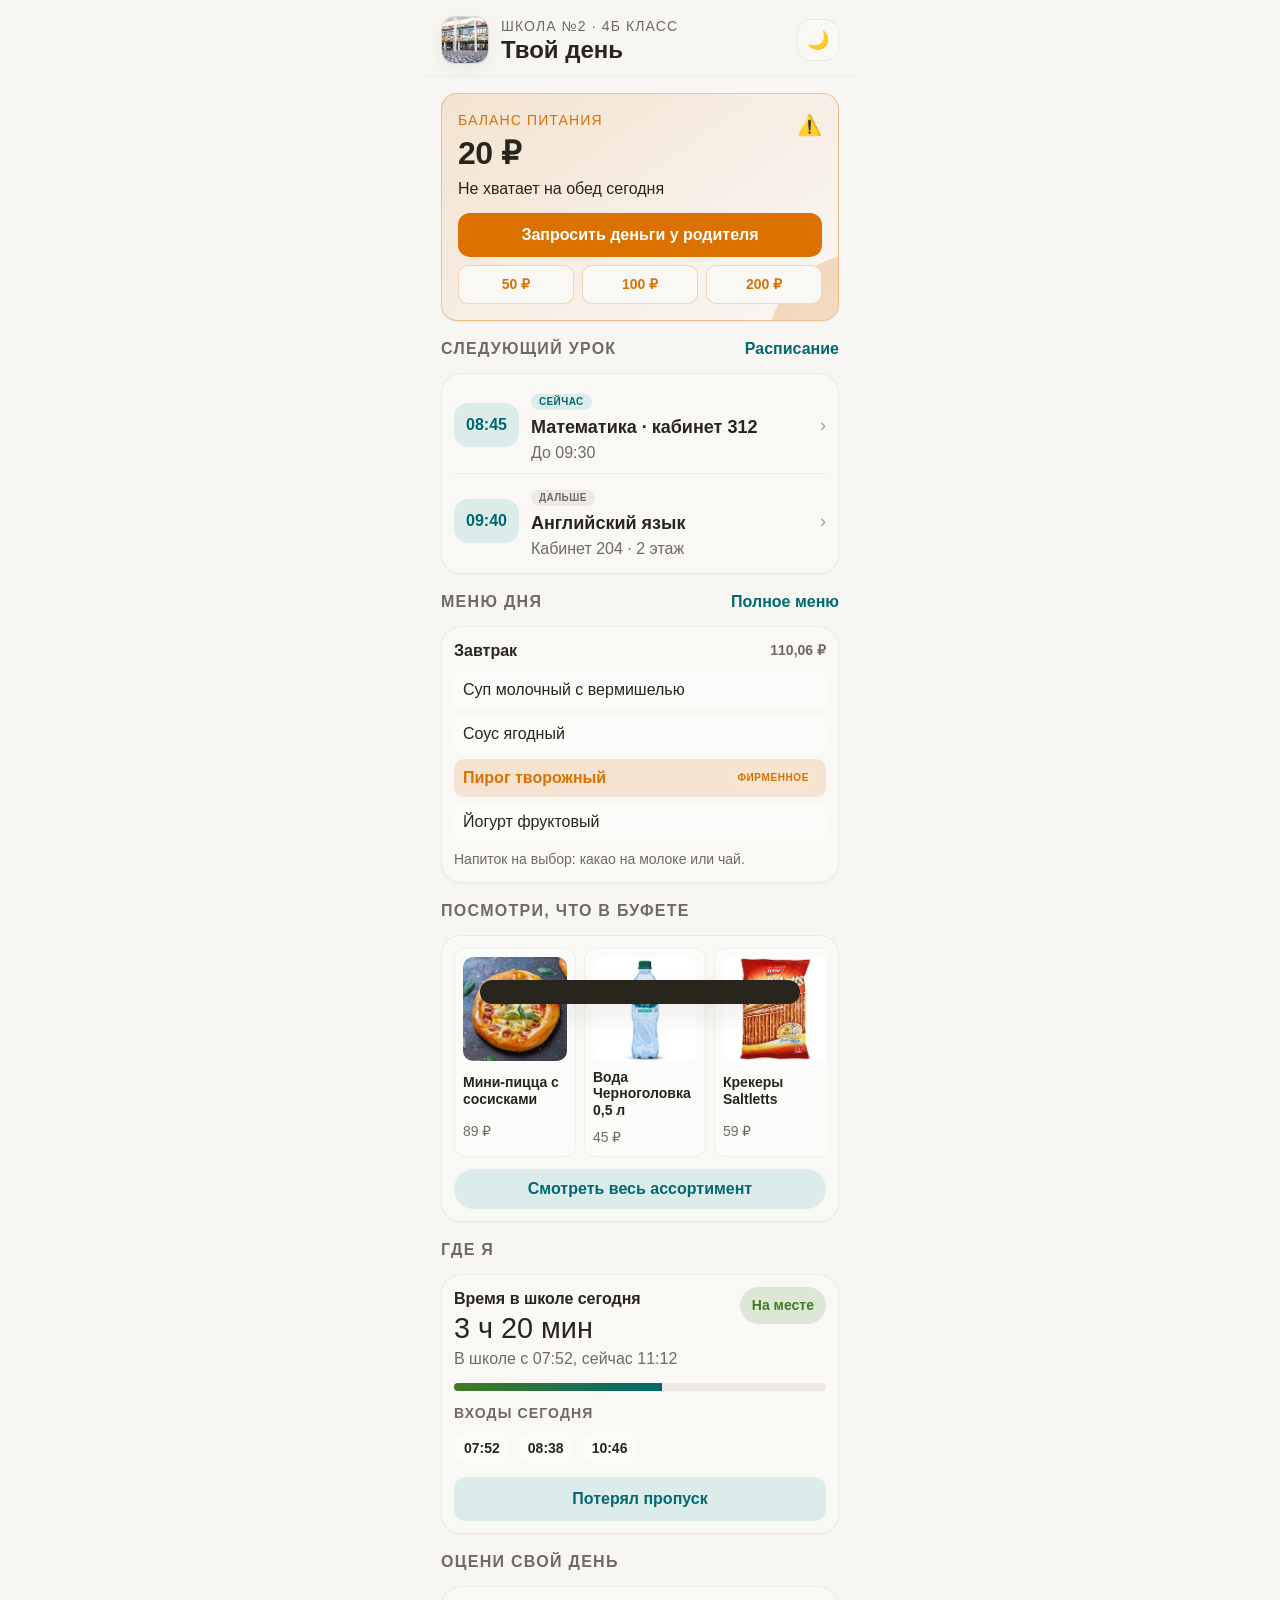
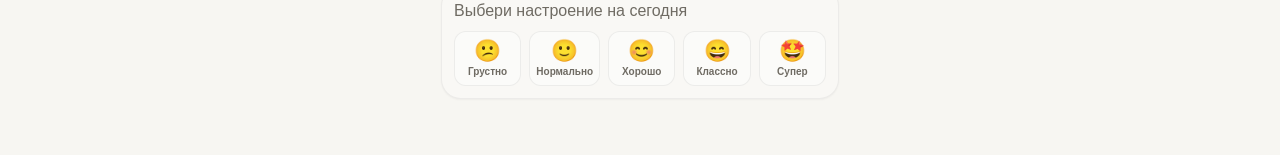
<file: index.html>
<!DOCTYPE html>
<html lang="ru" data-theme="light">
<head>
  <meta charset="UTF-8">
  <meta name="viewport" content="width=device-width, initial-scale=1.0">
  <title>Школа 2.0 — Твой день</title>
  <link href="https://api.fontshare.com/v2/css?f[]=satoshi@400,500,700&f[]=clash-display@500,600&display=swap" rel="stylesheet">
  <link rel="stylesheet" href="assets/css/main.css">
</head>
<body>
  <div class="app">
    <header class="header">
      <div class="topbar">
        <div class="logo" aria-label="Фото школы">
          <img src="school-photo.png" alt="Фото школы Полет">
        </div>
        <div class="title-wrap">
          <div class="eyebrow">Школа №2 · 4Б класс</div>
          <div class="page-title">Твой день</div>
        </div>
        <button class="icon-btn" data-theme-toggle aria-label="Переключить тему">🌙</button>
      </div>
    </header>

    <main class="content">
      <section class="section">
        <div class="mini-card balance-alert">
          <div class="balance-alert-head">
            <div>
              <div class="mini-label">Баланс питания</div>
              <div class="mini-value">20 ₽</div>
              <div class="mini-meta">Не хватает на обед сегодня</div>
            </div>
            <div class="balance-icon" aria-hidden="true">⚠️</div>
          </div>
          <div class="balance-request">
            <button class="balance-main-btn" onclick="toast('Запрос на пополнение отправлен родителю')">Запросить деньги у родителя</button>
            <div class="balance-presets">
              <button class="balance-preset-btn" onclick="toast('Запрошено пополнение: 50 ₽')">50 ₽</button>
              <button class="balance-preset-btn" onclick="toast('Запрошено пополнение: 100 ₽')">100 ₽</button>
              <button class="balance-preset-btn" onclick="toast('Запрошено пополнение: 200 ₽')">200 ₽</button>
            </div>
          </div>
        </div>
      </section>

      <section class="section">
        <div class="section-head">
          <div class="section-title">Следующий урок</div>
          <button class="link-mini" onclick="toast('Показать полное расписание за день')">Расписание</button>
        </div>
        <div class="card schedule-compact">
          <div class="next-class">
            <div class="time-badge">08:45</div>
            <div>
              <div class="lesson-state now">Сейчас</div>
              <div class="next-title">Математика · кабинет 312</div>
              <div class="next-sub">До 09:30</div>
            </div>
            <div class="chevron">›</div>
          </div>
          <div class="next-class">
            <div class="time-badge">09:40</div>
            <div>
              <div class="lesson-state next">Дальше</div>
              <div class="next-title">Английский язык</div>
              <div class="next-sub">Кабинет 204 · 2 этаж</div>
            </div>
            <div class="chevron">›</div>
          </div>
        </div>
      </section>

      <section class="section">
        <div class="section-head">
          <div class="section-title">Меню дня</div>
          <button class="link-mini" onclick="toast('Открыть полное меню столовой')">Полное меню</button>
        </div>
        <div class="card canteen-card">
          <div class="canteen-top">
            <div class="canteen-title">Завтрак</div>
            <div class="canteen-price">110,06 ₽</div>
          </div>
          <div class="canteen-list">
            <div class="canteen-item"><span>Суп молочный с вермишелью</span></div>
            <div class="canteen-item"><span>Соус ягодный</span></div>
            <div class="canteen-item signature">
              <span>Пирог творожный</span>
              <span class="canteen-tag">Фирменное</span>
            </div>
            <div class="canteen-item"><span>Йогурт фруктовый</span></div>
          </div>
          <div class="canteen-note">Напиток на выбор: какао на молоке или чай.</div>
        </div>
      </section>

      <section class="section">
        <div class="section-head">
          <div class="section-title">Посмотри, что в буфете</div>
        </div>
        <div class="card buffet-widget">
          <div class="buffet-carousel" aria-label="Ассортимент буфета">
            <article class="buffet-item">
              <img class="buffet-photo" src="items/image%20copy%202.png" alt="Мини-пицца с сосисками">
              <div class="buffet-name">Мини-пицца с сосисками</div>
              <div class="buffet-price">89 ₽</div>
            </article>
            <article class="buffet-item">
              <img class="buffet-photo" src="items/image%20copy%203.png" alt="Вода Черноголовка 0,5 л">
              <div class="buffet-name">Вода Черноголовка 0,5 л</div>
              <div class="buffet-price">45 ₽</div>
            </article>
            <article class="buffet-item">
              <img class="buffet-photo" src="items/image%20copy.png" alt="Крекеры Saltletts">
              <div class="buffet-name">Крекеры Saltletts</div>
              <div class="buffet-price">59 ₽</div>
            </article>
            <article class="buffet-item">
              <img class="buffet-photo" src="items/image.png" alt="Сосиска в тесте">
              <div class="buffet-name">Сосиска в тесте</div>
              <div class="buffet-price">65 ₽</div>
            </article>
          </div>
          <button class="buffet-cta" onclick="toast('Открыть полный ассортимент буфета')">Смотреть весь ассортимент</button>
        </div>
      </section>

      <section class="section">
        <div class="section-head">
          <div class="section-title">Где я</div>
        </div>
        <div class="card attendance-card">
          <div class="attendance-head">
            <div>
              <div class="attendance-title">Время в школе сегодня</div>
              <div class="attendance-hours">3 ч 20 мин</div>
              <div class="attendance-sub">В школе с 07:52, сейчас 11:12</div>
            </div>
            <div class="pill success">На месте</div>
          </div>
          <div class="school-timebar" aria-hidden="true">
            <span class="school-timebar-fill"></span>
          </div>
          <div class="entry-row">
            <div class="entry-label">Входы сегодня</div>
            <div class="entry-chips">
              <span class="entry-chip">07:52</span>
              <span class="entry-chip">08:38</span>
              <span class="entry-chip">10:46</span>
            </div>
          </div>
          <button class="pass-btn" onclick="toast('Одноразовый QR для прохода отправлен')">Потерял пропуск</button>
        </div>
      </section>

      <section class="section">
        <div class="section-head">
          <div class="section-title">Оцени свой день</div>
        </div>
        <div class="card mood-card">
          <div class="mood-sub">Выбери настроение на сегодня</div>
          <div class="mood-options" role="radiogroup" aria-label="Оценка дня">
            <button class="mood-btn" type="button" data-day-emoji data-day-label="Грустно" aria-pressed="false"><span>😕</span><small>Грустно</small></button>
            <button class="mood-btn" type="button" data-day-emoji data-day-label="Нормально" aria-pressed="false"><span>🙂</span><small>Нормально</small></button>
            <button class="mood-btn" type="button" data-day-emoji data-day-label="Хорошо" aria-pressed="false"><span>😊</span><small>Хорошо</small></button>
            <button class="mood-btn" type="button" data-day-emoji data-day-label="Классно" aria-pressed="false"><span>😄</span><small>Классно</small></button>
            <button class="mood-btn" type="button" data-day-emoji data-day-label="Супер" aria-pressed="false"><span>🤩</span><small>Супер</small></button>
          </div>
        </div>
      </section>
    </main>
  </div>

  <div class="toast" id="toast"></div>

  <script src="config/app-config.js" defer></script>
  <script src="config/items-config.js" defer></script>
  <script src="assets/js/main.js" defer></script>
</body>
</html>
</file>
<file: assets/css/main.css>
:root,[data-theme="light"]{
  --text-xs:clamp(0.75rem,0.7rem + 0.25vw,0.875rem);
  --text-sm:clamp(0.875rem,0.8rem + 0.35vw,1rem);
  --text-base:clamp(1rem,0.95rem + 0.25vw,1.125rem);
  --text-lg:clamp(1.125rem,1rem + 0.75vw,1.5rem);
  --text-xl:clamp(1.5rem,1.2rem + 1.25vw,2.25rem);
  --space-1:0.25rem; --space-2:0.5rem; --space-3:0.75rem; --space-4:1rem; --space-5:1.25rem; --space-6:1.5rem; --space-8:2rem; --space-10:2.5rem; --space-12:3rem;
  --color-bg:#f7f6f2; --color-surface:#f9f8f5; --color-surface-2:#fbfbf9; --color-surface-offset:#edeae5; --color-border:#d4d1ca;
  --color-text:#28251d; --color-text-muted:#6f6b63; --color-text-faint:#a8a39a; --color-text-inverse:#f9f8f4;
  --color-primary:#01696f; --color-primary-hover:#0c4e54; --color-primary-soft:#dceceb;
  --color-success:#437a22; --color-success-soft:#dce7d5;
  --color-orange:#da7101; --color-orange-soft:#f4e3d0;
  --color-blue:#006494; --color-blue-soft:#d9e8f0;
  --radius-sm:0.5rem; --radius-md:0.75rem; --radius-lg:1rem; --radius-xl:1.25rem; --radius-full:999px;
  --shadow-sm:0 1px 2px rgba(0,0,0,.04); --shadow-md:0 6px 18px rgba(0,0,0,.06); --shadow-lg:0 12px 28px rgba(0,0,0,.08);
  --font-body:'Satoshi', Inter, sans-serif; --font-display:'Clash Display', 'Satoshi', sans-serif;
}
[data-theme="dark"]{
  --color-bg:#171614; --color-surface:#1c1b19; --color-surface-2:#201f1d; --color-surface-offset:#262320; --color-border:#393836;
  --color-text:#ece9e3; --color-text-muted:#b0aba1; --color-text-faint:#7a766f; --color-text-inverse:#171614;
  --color-primary:#4f98a3; --color-primary-hover:#72b2bb; --color-primary-soft:#213437;
  --color-success:#7eb356; --color-success-soft:#273221;
  --color-orange:#fdab43; --color-orange-soft:#3b2c1e;
  --color-blue:#72a8d0; --color-blue-soft:#20303e;
  --shadow-sm:0 1px 2px rgba(0,0,0,.2); --shadow-md:0 6px 18px rgba(0,0,0,.28); --shadow-lg:0 12px 28px rgba(0,0,0,.34);
}
*,*::before,*::after{box-sizing:border-box;margin:0;padding:0}
html{-webkit-font-smoothing:antialiased;scroll-behavior:smooth}
body{min-height:100dvh;font-family:var(--font-body);font-size:var(--text-base);color:var(--color-text);background:var(--color-bg);line-height:1.5}
button,input{font:inherit}
button{cursor:pointer;border:none;background:none}
.app{max-width:430px;margin:0 auto;min-height:100dvh;position:relative;padding-bottom:var(--space-6)}
.header{position:sticky;top:0;z-index:20;background:color-mix(in srgb,var(--color-bg) 86%, transparent);backdrop-filter:blur(10px);padding:var(--space-4) var(--space-4) var(--space-3);border-bottom:1px solid rgba(0,0,0,.04)}
.topbar{display:flex;align-items:center;gap:var(--space-3)}
.logo{width:48px;height:48px;border-radius:14px;overflow:hidden;border:1px solid rgba(0,0,0,.08);box-shadow:var(--shadow-md);background:var(--color-surface-offset);flex-shrink:0}
.logo img{width:100%;height:100%;object-fit:cover;display:block}
.title-wrap{flex:1;min-width:0}
.eyebrow{font-size:var(--text-xs);text-transform:uppercase;letter-spacing:.08em;color:var(--color-text-muted)}
.page-title{font-family:var(--font-display);font-size:var(--text-lg);font-weight:600;line-height:1.1}
.icon-btn{width:42px;height:42px;border-radius:14px;background:var(--color-surface);border:1px solid rgba(0,0,0,.06);display:grid;place-items:center;color:var(--color-text)}
.content{padding:var(--space-4)}
.hero{background:linear-gradient(145deg,var(--color-primary-soft),var(--color-surface));border:1px solid rgba(0,0,0,.05);border-radius:var(--radius-xl);padding:var(--space-5);box-shadow:var(--shadow-md);margin-bottom:var(--space-4)}
.hero-top{display:flex;align-items:flex-start;gap:var(--space-4);margin-bottom:var(--space-4)}
.avatar{width:56px;height:56px;border-radius:18px;background:linear-gradient(135deg,var(--color-primary),var(--color-blue));display:grid;place-items:center;color:#fff;font-weight:700;font-size:1.25rem;box-shadow:var(--shadow-sm)}
.hero h1{font-family:var(--font-display);font-size:var(--text-xl);line-height:1.02;font-weight:600;letter-spacing:-.02em}
.hero p{font-size:var(--text-sm);color:var(--color-text-muted);margin-top:var(--space-2)}
.day-row{display:grid;grid-template-columns:1fr auto;gap:var(--space-3);align-items:center;background:var(--color-surface-2);border:1px solid rgba(0,0,0,.05);padding:var(--space-4);border-radius:var(--radius-lg)}
.day-label{font-size:var(--text-xs);text-transform:uppercase;letter-spacing:.08em;color:var(--color-text-muted)}
.day-title{font-weight:700;font-size:var(--text-base);margin-top:2px}
.pill{display:inline-flex;align-items:center;gap:6px;padding:8px 12px;border-radius:999px;font-size:var(--text-xs);font-weight:700}
.pill.primary{background:var(--color-primary-soft);color:var(--color-primary)}
.pill.success{background:var(--color-success-soft);color:var(--color-success)}
.section{margin-bottom:var(--space-4)}
.section-head{display:flex;justify-content:space-between;align-items:center;margin-bottom:var(--space-3)}
.section-title{font-size:var(--text-sm);text-transform:uppercase;letter-spacing:.08em;color:var(--color-text-muted);font-weight:700}
.link-mini{font-size:var(--text-sm);font-weight:700;color:var(--color-primary)}
.card{background:var(--color-surface);border:1px solid rgba(0,0,0,.05);border-radius:var(--radius-xl);padding:var(--space-4);box-shadow:var(--shadow-sm)}
.stack{display:grid;gap:var(--space-3)}
.next-class{display:grid;grid-template-columns:auto 1fr auto;gap:var(--space-3);align-items:center}
.time-badge{padding:10px 12px;border-radius:14px;background:var(--color-primary-soft);color:var(--color-primary);font-weight:800;font-size:var(--text-sm)}
.next-title{font-weight:700}
.next-sub{font-size:var(--text-sm);color:var(--color-text-muted)}
.chevron{color:var(--color-text-faint);font-size:1.15rem}
.schedule-compact{padding:var(--space-3)}
.schedule-compact .next-class + .next-class{margin-top:var(--space-2);padding-top:var(--space-2);border-top:1px solid rgba(0,0,0,.06)}
.lesson-state{display:inline-flex;align-items:center;padding:2px 8px;border-radius:999px;font-size:10px;line-height:1.2;font-weight:700;letter-spacing:.04em;text-transform:uppercase;margin-bottom:4px}
.lesson-state.now{background:var(--color-primary-soft);color:var(--color-primary)}
.lesson-state.next{background:var(--color-surface-offset);color:var(--color-text-muted)}
.grid-2{display:grid;grid-template-columns:1fr 1fr;gap:var(--space-3)}
.mini-card{padding:var(--space-4);border-radius:var(--radius-lg);background:var(--color-surface);border:1px solid rgba(0,0,0,.05);box-shadow:var(--shadow-sm)}
.mini-label{font-size:var(--text-xs);text-transform:uppercase;letter-spacing:.08em;color:var(--color-text-muted);margin-bottom:6px}
.mini-value{font-family:var(--font-display);font-size:1.6rem;line-height:1.05;font-weight:600;letter-spacing:-.02em}
.mini-meta{margin-top:6px;font-size:var(--text-sm);color:var(--color-text-muted)}
.balance-alert{grid-column:1/-1;position:relative;overflow:hidden;background:linear-gradient(145deg,var(--color-orange-soft),var(--color-surface));border:1px solid color-mix(in srgb,var(--color-orange) 38%, transparent)}
.balance-alert::after{content:"";position:absolute;inset:auto -30% -55% auto;width:190px;height:190px;border-radius:50%;background:color-mix(in srgb,var(--color-orange) 22%, transparent)}
.balance-alert-head{display:flex;align-items:flex-start;justify-content:space-between;gap:var(--space-3);position:relative;z-index:1}
.balance-alert .mini-label{color:var(--color-orange)}
.balance-alert .mini-value{font-size:2rem}
.balance-alert .mini-meta{color:var(--color-text)}
.balance-icon{font-size:1.25rem}
.balance-request{margin-top:var(--space-3);position:relative;z-index:1}
.balance-main-btn{width:100%;padding:10px 12px;border-radius:12px;background:var(--color-orange);color:#fff;font-weight:700;font-size:var(--text-sm)}
.balance-presets{margin-top:8px;display:grid;grid-template-columns:repeat(3,1fr);gap:8px}
.balance-preset-btn{padding:8px;border-radius:10px;background:var(--color-surface);border:1px solid color-mix(in srgb,var(--color-orange) 26%, transparent);font-size:var(--text-xs);font-weight:700;color:var(--color-orange)}
.attendance-card{padding:var(--space-3)}
.attendance-head{display:flex;align-items:flex-start;justify-content:space-between;gap:var(--space-3)}
.attendance-title{font-weight:700;font-size:var(--text-sm)}
.attendance-hours{font-family:var(--font-display);font-size:1.8rem;line-height:1.05;margin-top:2px}
.attendance-sub{font-size:var(--text-sm);color:var(--color-text-muted);margin-top:4px}
.school-timebar{margin-top:var(--space-3);height:8px;border-radius:999px;background:var(--color-surface-offset);overflow:hidden}
.school-timebar-fill{display:block;height:100%;width:56%;background:linear-gradient(90deg,var(--color-success),var(--color-primary))}
.entry-row{margin-top:var(--space-3)}
.entry-label{font-size:var(--text-xs);text-transform:uppercase;letter-spacing:.08em;color:var(--color-text-muted);font-weight:700}
.entry-chips{display:flex;flex-wrap:wrap;gap:8px;margin-top:8px}
.entry-chip{display:inline-flex;align-items:center;padding:6px 10px;border-radius:999px;background:var(--color-surface-2);font-size:var(--text-xs);font-weight:700;color:var(--color-text)}
.pass-btn{margin-top:var(--space-3);width:100%;padding:10px 12px;border-radius:12px;background:var(--color-primary-soft);color:var(--color-primary);font-size:var(--text-sm);font-weight:700}
.mood-card{padding:var(--space-3)}
.mood-sub{font-size:var(--text-sm);color:var(--color-text-muted);margin-bottom:var(--space-2)}
.mood-options{display:grid;grid-template-columns:repeat(5,1fr);gap:8px}
.mood-btn{background:var(--color-surface-2);border:1px solid rgba(0,0,0,.06);border-radius:12px;padding:8px 6px;display:grid;justify-items:center;gap:4px;color:var(--color-text)}
.mood-btn span{font-size:1.35rem;line-height:1}
.mood-btn small{font-size:10px;font-weight:700;line-height:1.1;color:var(--color-text-muted)}
.mood-btn.active{background:var(--color-primary-soft);border-color:color-mix(in srgb,var(--color-primary) 35%, transparent)}
.mood-btn.active small{color:var(--color-primary)}
.task{display:grid;grid-template-columns:auto 1fr auto;gap:var(--space-3);align-items:start;padding:var(--space-3) 0;border-bottom:1px solid rgba(0,0,0,.05)}
.task:last-child{border-bottom:none;padding-bottom:0}
.task:first-child{padding-top:0}
.dot{width:12px;height:12px;border-radius:999px;margin-top:6px}
.dot.orange{background:var(--color-orange)}
.dot.blue{background:var(--color-blue)}
.dot.green{background:var(--color-success)}
.task-title{font-weight:700;font-size:var(--text-sm)}
.task-sub{font-size:var(--text-sm);color:var(--color-text-muted)}
.task-chip{font-size:var(--text-xs);padding:7px 10px;border-radius:999px;background:var(--color-surface-offset);font-weight:700;color:var(--color-text-muted)}
.canteen-card{padding:var(--space-3)}
.canteen-top{display:flex;align-items:center;justify-content:space-between;gap:var(--space-2);margin-bottom:var(--space-2)}
.canteen-title{font-weight:700;font-size:var(--text-sm)}
.canteen-price{font-size:var(--text-xs);font-weight:700;color:var(--color-text-muted)}
.canteen-list{display:grid;gap:6px}
.canteen-item{display:flex;align-items:center;justify-content:space-between;gap:var(--space-2);padding:7px 9px;border-radius:10px;background:var(--color-surface-2);font-size:var(--text-sm)}
.canteen-item.signature{background:var(--color-orange-soft);color:var(--color-orange);font-weight:700}
.canteen-tag{font-size:10px;text-transform:uppercase;letter-spacing:.06em;padding:4px 8px;border-radius:999px;background:color-mix(in srgb,var(--color-orange) 18%, white)}
.canteen-note{margin-top:8px;font-size:var(--text-xs);color:var(--color-text-muted)}
.buffet-widget{padding:var(--space-3)}
.buffet-carousel{display:grid;grid-auto-flow:column;grid-auto-columns:minmax(122px,1fr);gap:var(--space-2);overflow-x:auto;padding-bottom:4px;scroll-snap-type:x mandatory}
.buffet-carousel::-webkit-scrollbar{height:6px}
.buffet-carousel::-webkit-scrollbar-thumb{background:var(--color-border);border-radius:999px}
.buffet-item{scroll-snap-align:start;background:var(--color-surface-2);border:1px solid rgba(0,0,0,.05);border-radius:12px;padding:8px;display:grid;gap:8px}
.buffet-photo{width:100%;aspect-ratio:1/1;object-fit:cover;border-radius:10px;background:var(--color-surface-offset)}
.buffet-name{font-size:var(--text-xs);font-weight:700;line-height:1.2}
.buffet-price{font-size:var(--text-xs);color:var(--color-text-muted)}
.buffet-cta{margin-top:var(--space-2);display:inline-flex;align-items:center;justify-content:center;width:100%;padding:8px 12px;border-radius:999px;background:var(--color-primary-soft);color:var(--color-primary);font-size:var(--text-sm);font-weight:700}
.actions{display:grid;grid-template-columns:repeat(4,1fr);gap:var(--space-3)}
.action-btn{background:var(--color-surface);border:1px solid rgba(0,0,0,.05);border-radius:18px;padding:var(--space-3);display:grid;justify-items:center;gap:8px;box-shadow:var(--shadow-sm)}
.action-icon{width:44px;height:44px;border-radius:14px;display:grid;place-items:center;font-size:1.2rem}
.action-icon.a{background:var(--color-primary-soft);color:var(--color-primary)}
.action-icon.b{background:var(--color-orange-soft);color:var(--color-orange)}
.action-icon.c{background:var(--color-success-soft);color:var(--color-success)}
.action-icon.d{background:var(--color-blue-soft);color:var(--color-blue)}
.action-label{font-size:var(--text-xs);font-weight:700;text-align:center;line-height:1.2}
.achievement{display:flex;align-items:center;justify-content:space-between;gap:var(--space-3);padding:var(--space-3);border-radius:18px;background:linear-gradient(135deg,var(--color-surface-offset),var(--color-surface))}
.achievement-title{font-weight:700;font-size:var(--text-sm)}
.achievement-sub{font-size:var(--text-sm);color:var(--color-text-muted)}
.flame{font-size:1.5rem}
.toast{position:fixed;left:50%;transform:translateX(-50%) translateY(120px);bottom:calc(16px + env(safe-area-inset-bottom));background:var(--color-text);color:var(--color-text-inverse);padding:12px 16px;border-radius:14px;font-size:var(--text-sm);box-shadow:var(--shadow-lg);transition:transform .24s ease;z-index:60;max-width:320px;width:calc(100% - 32px)}
.toast.show{transform:translateX(-50%) translateY(0)}
.muted{color:var(--color-text-muted)}
@media (max-width:380px){ .actions{grid-template-columns:repeat(2,1fr)} .hero h1{font-size:1.75rem} }
</file>
